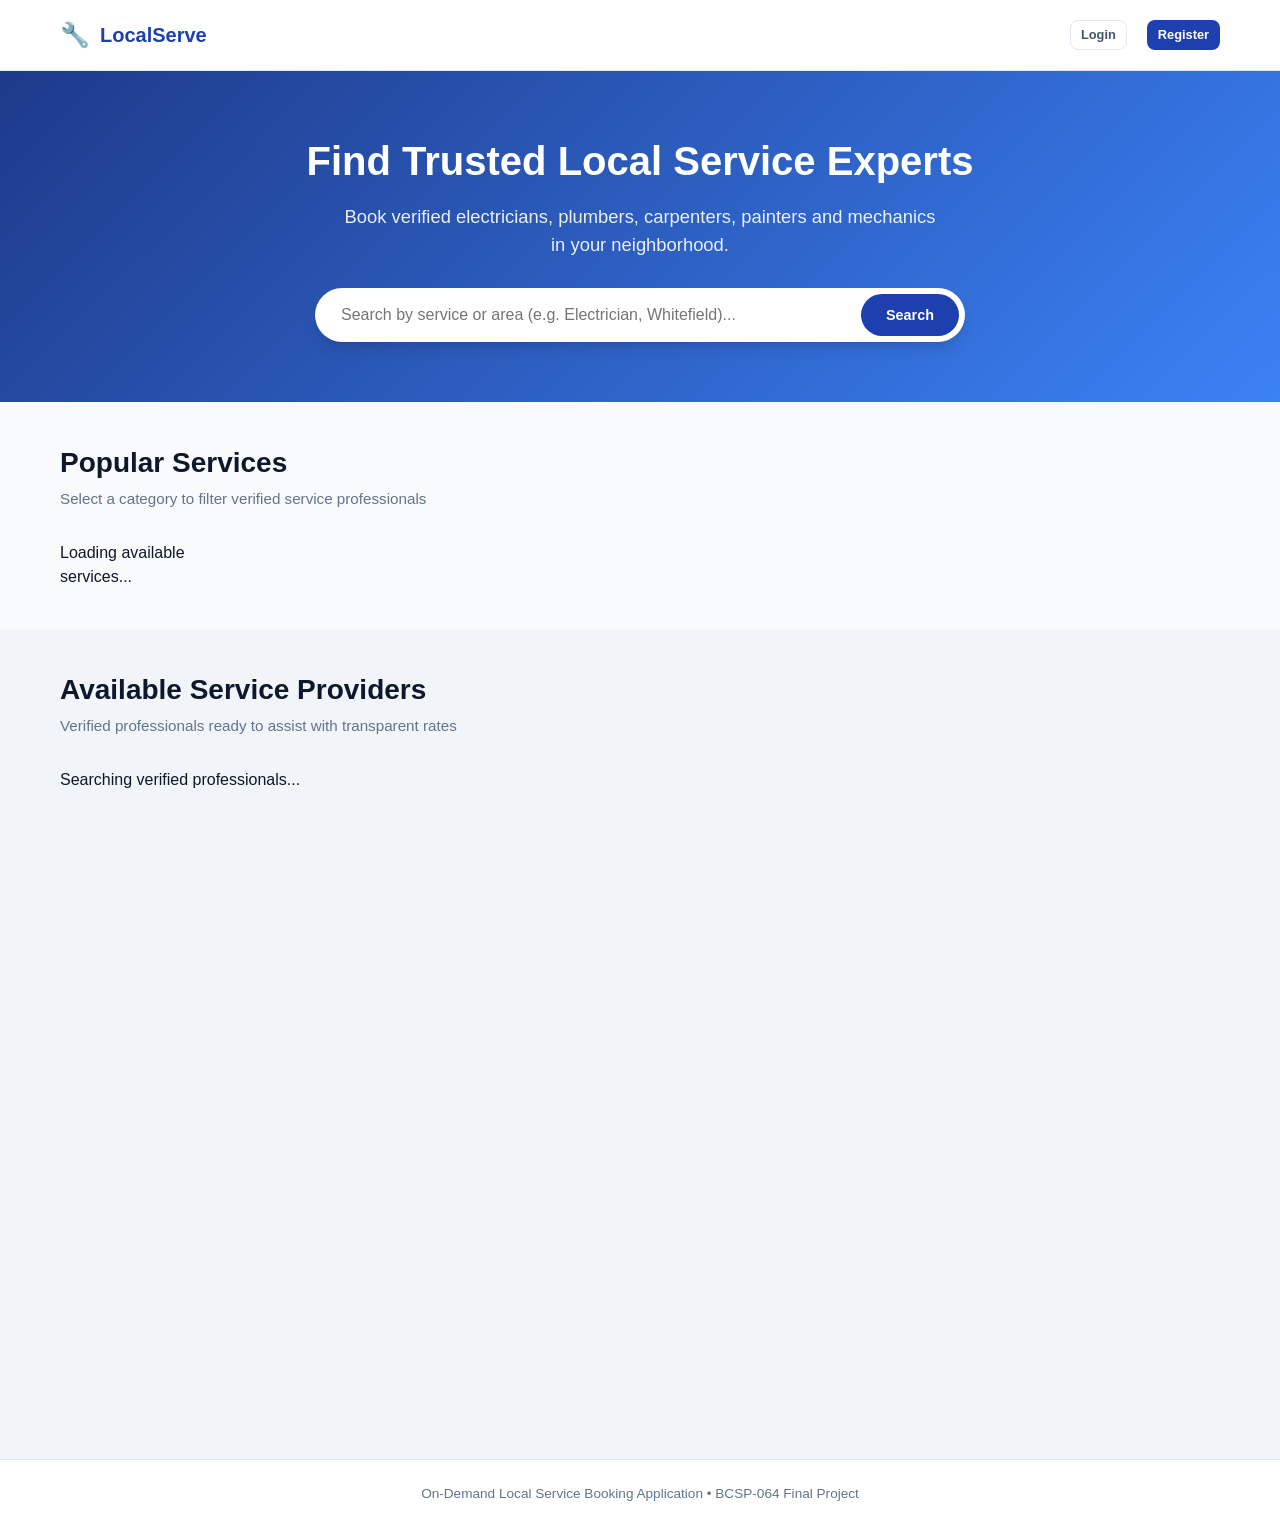
<file: frontend/index.html>
<!DOCTYPE html>
<html lang="en">
<head>
    <meta charset="UTF-8">
    <meta name="viewport" content="width=device-width, initial-scale=1.0">
    <title>Local Service Booking Application - BCSP-064</title>
    <link rel="stylesheet" href="css/style.css">
</head>
<body>

    <!-- Navigation Bar -->
    <nav class="navbar">
        <div class="container nav-container">
            <a href="index.html" class="brand">
                <span class="brand-icon">🔧</span>
                <span>LocalServe</span>
            </a>
            <div id="nav-user-area" class="nav-links">
                <a href="login.html" class="btn btn-outline btn-sm">Login</a>
                <a href="register.html" class="btn btn-primary btn-sm">Register</a>
            </div>
        </div>
    </nav>

    <!-- Hero Search Section -->
    <header class="hero">
        <div class="container">
            <h1>Find Trusted Local Service Experts</h1>
            <p>Book verified electricians, plumbers, carpenters, painters and mechanics in your neighborhood.</p>
            <div class="search-box">
                <input type="text" id="search-input" placeholder="Search by service or area (e.g. Electrician, Whitefield)..." oninput="handleSearchInput()">
                <button class="btn btn-primary" onclick="loadProviders()">Search</button>
            </div>
        </div>
    </header>

    <!-- Service Categories -->
    <section class="section">
        <div class="container">
            <div class="section-header">
                <div>
                    <h2 class="section-title">Popular Services</h2>
                    <p class="section-subtitle">Select a category to filter verified service professionals</p>
                </div>
            </div>
            <div id="categories-grid" class="categories-grid">
                <!-- Dynamically loaded via user.js -->
            </div>
        </div>
    </section>

    <!-- Verified Service Providers -->
    <section id="providers-section" class="section" style="background-color: #f1f5f9;">
        <div class="container">
            <div class="section-header">
                <div>
                    <h2 class="section-title">Available Service Providers</h2>
                    <p class="section-subtitle">Verified professionals ready to assist with transparent rates</p>
                </div>
            </div>
            <div id="providers-grid" class="providers-grid">
                <!-- Dynamically loaded via user.js -->
            </div>
        </div>
    </section>

    <!-- Booking Modal -->
    <div id="booking-modal" class="modal-overlay">
        <div class="modal">
            <div class="modal-header">
                <h3>Schedule Service Booking</h3>
                <button class="close-modal" onclick="closeBookingModal()">&times;</button>
            </div>
            <div style="background: #eff6ff; padding: 12px; border-radius: 6px; margin-bottom: 16px;">
                <p><strong>Professional:</strong> <span id="modal-provider-name"></span></p>
                <p><strong>Service:</strong> <span id="modal-service-name"></span></p>
                <p><strong>Standard Rate:</strong> <span id="modal-hourly-rate" style="color: #1e40af; font-weight: bold;"></span></p>
            </div>
            <form onsubmit="submitBookingForm(event)">
                <div class="form-group">
                    <label for="book-date">Preferred Date *</label>
                    <input type="date" id="book-date" class="form-control" required>
                </div>
                <div class="form-group">
                    <label for="book-time">Preferred Time Slot *</label>
                    <select id="book-time" class="form-control" required>
                        <option value="09:00 AM - 11:00 AM">Morning (09:00 AM - 11:00 AM)</option>
                        <option value="11:00 AM - 01:00 PM">Midday (11:00 AM - 01:00 PM)</option>
                        <option value="02:00 PM - 04:00 PM">Afternoon (02:00 PM - 04:00 PM)</option>
                        <option value="04:00 PM - 06:00 PM">Evening (04:00 PM - 06:00 PM)</option>
                        <option value="06:00 PM - 08:00 PM">Night (06:00 PM - 08:00 PM)</option>
                    </select>
                </div>
                <div class="form-group">
                    <label for="book-address">Service Location / Address *</label>
                    <textarea id="book-address" class="form-control" rows="2" placeholder="House/Flat number, Building name, Street..." required></textarea>
                </div>
                <div class="form-group">
                    <label for="book-desc">Problem Description *</label>
                    <textarea id="book-desc" class="form-control" rows="3" placeholder="Describe the issue you need resolved..." required></textarea>
                </div>
                <div style="display: flex; gap: 12px; margin-top: 20px;">
                    <button type="submit" class="btn btn-primary btn-block">Confirm Booking</button>
                    <button type="button" class="btn btn-outline" onclick="closeBookingModal()">Cancel</button>
                </div>
            </form>
        </div>
    </div>

    <!-- Footer -->
    <footer>
        <div class="container">
            <p>On-Demand Local Service Booking Application &bull; BCSP-064 Final Project</p>
        </div>
    </footer>

    <script src="js/config.js"></script>
    <script src="js/auth.js"></script>
    <script src="js/user.js"></script>
    <script>
        document.addEventListener('DOMContentLoaded', () => {
            loadHomeServices();
            loadProviders();
        });
    </script>
</body>
</html>
</file>
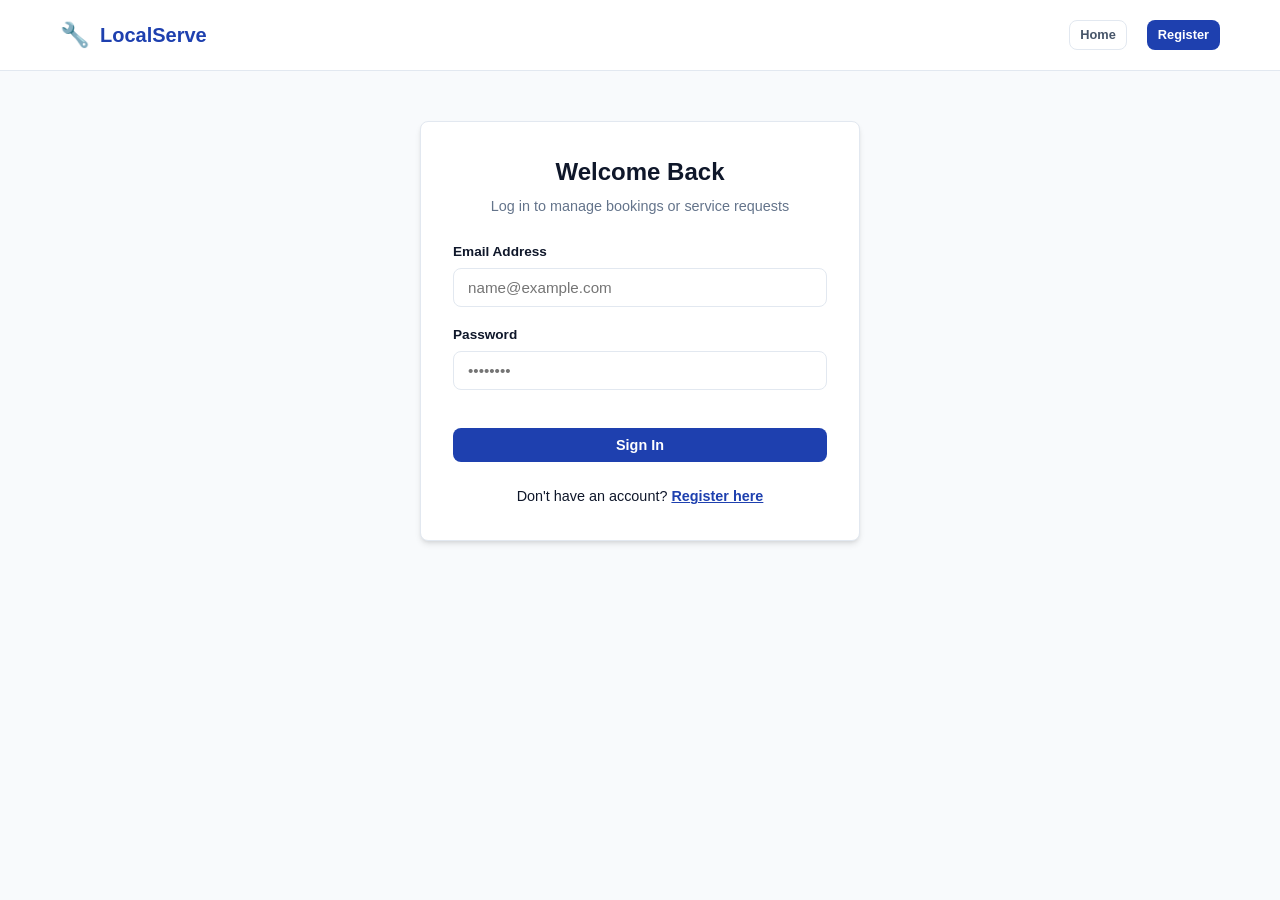
<file: frontend/admin-dashboard.html>
<!DOCTYPE html>
<html lang="en">
<head>
    <meta charset="UTF-8">
    <meta name="viewport" content="width=device-width, initial-scale=1.0">
    <title>Admin Portal - System Management & Reports</title>
    <link rel="stylesheet" href="css/style.css">
</head>
<body>

    <nav class="navbar">
        <div class="container nav-container">
            <a href="index.html" class="brand">
                <span class="brand-icon">⚙️</span>
                <span>LocalServe <small style="font-size: 0.75rem; color: #475569; font-weight: normal;">(Admin Console)</small></span>
            </a>
            <div id="nav-user-area" class="nav-links">
                <!-- Injected via auth.js -->
            </div>
        </div>
    </nav>

    <div class="container section">
        <div class="section-header">
            <div>
                <h1 class="section-title">Administration Dashboard</h1>
                <p class="section-subtitle">System metrics, provider approvals, and analytical reports</p>
            </div>
            <div style="display: flex; gap: 8px;">
                <button onclick="openAddServiceModal()" class="btn btn-primary btn-sm">+ Add Service Category</button>
                <button onclick="loadAdminDashboard()" class="btn btn-outline btn-sm">🔄 Refresh Data</button>
            </div>
        </div>

        <!-- 1. Platform Metric Cards (User Activity Reports) -->
        <div class="stats-grid">
            <div class="stat-card">
                <div class="stat-title">Total Customers</div>
                <div id="stat-total-customers" class="stat-value">0</div>
            </div>
            <div class="stat-card">
                <div class="stat-title">Active Providers</div>
                <div id="stat-active-providers" class="stat-value" style="color: #15803d;">0</div>
            </div>
            <div class="stat-card">
                <div class="stat-title">Pending Approvals</div>
                <div id="stat-pending-approvals" class="stat-value" style="color: #b45309;">0</div>
            </div>
            <div class="stat-card">
                <div class="stat-title">Total Bookings</div>
                <div id="stat-total-bookings" class="stat-value" style="color: #1e40af;">0</div>
            </div>
        </div>

        <!-- 2. Provider Approval Queue -->
        <section style="margin-bottom: 40px;">
            <h2 style="font-size: 1.25rem; margin-bottom: 14px;">Provider Verification Queue</h2>
            <div class="table-container">
                <table>
                    <thead>
                        <tr>
                            <th>Applicant</th>
                            <th>Service Category</th>
                            <th>Contact Info</th>
                            <th>Experience & Rate</th>
                            <th>Operating Location</th>
                            <th>Verification Action</th>
                        </tr>
                    </thead>
                    <tbody id="pending-providers-body">
                        <!-- Populated by admin.js -->
                    </tbody>
                </table>
            </div>
        </section>

        <!-- 3. System Reports Section (Section 7 of Synopsis) -->
        <div class="reports-grid">
            <!-- Service Booking Reports -->
            <div>
                <h2 style="font-size: 1.25rem; margin-bottom: 14px;">Booking Status Breakdown</h2>
                <div class="table-container">
                    <table class="table-compact">
                        <thead>
                            <tr>
                                <th>Status</th>
                                <th>Total Count</th>
                            </tr>
                        </thead>
                        <tbody id="report-status-body">
                            <!-- Populated by admin.js -->
                        </tbody>
                    </table>
                </div>
            </div>

            <!-- Provider Performance Reports -->
            <div>
                <h2 style="font-size: 1.25rem; margin-bottom: 14px;">Provider Performance Report</h2>
                <div class="table-container">
                    <table>
                        <thead>
                            <tr>
                                <th>Professional</th>
                                <th>Category</th>
                                <th>Area</th>
                                <th>Total Jobs</th>
                                <th>Completed</th>
                                <th>Average Rating</th>
                            </tr>
                        </thead>
                        <tbody id="report-performance-body">
                            <!-- Populated by admin.js -->
                        </tbody>
                    </table>
                </div>
            </div>
        </div>

        <!-- 4. Master Bookings Monitor -->
        <section>
            <h2 style="font-size: 1.25rem; margin-bottom: 14px;">Platform Bookings Audit Log</h2>
            <div class="table-container">
                <table>
                    <thead>
                        <tr>
                            <th>ID</th>
                            <th>Category</th>
                            <th>Customer</th>
                            <th>Provider</th>
                            <th>Scheduled Date</th>
                            <th>Status</th>
                            <th>Problem Note</th>
                        </tr>
                    </thead>
                    <tbody id="admin-bookings-body">
                        <!-- Populated by admin.js -->
                    </tbody>
                </table>
            </div>
        </section>
    </div>

    <!-- Add Service Category Modal -->
    <div id="add-service-modal" class="modal-overlay">
        <div class="modal">
            <div class="modal-header">
                <h3>Add New Service Category</h3>
                <button class="close-modal" onclick="closeAddServiceModal()">&times;</button>
            </div>
            <form onsubmit="submitAddServiceForm(event)">
                <div class="form-group">
                    <label for="service-name">Category Name *</label>
                    <input type="text" id="service-name" class="form-control" placeholder="e.g. Pest Control" required>
                </div>
                <div class="form-group">
                    <label for="service-desc">Description</label>
                    <textarea id="service-desc" class="form-control" rows="2" placeholder="Brief summary of tasks covered..."></textarea>
                </div>
                <div class="form-group">
                    <label for="service-icon">Icon Style</label>
                    <select id="service-icon" class="form-control">
                        <option value="wrench">Wrench / Tool</option>
                        <option value="zap">Electric / Zap</option>
                        <option value="droplet">Plumbing / Droplet</option>
                        <option value="sparkles">Cleaning / Sparkles</option>
                        <option value="hammer">Wood / Hammer</option>
                        <option value="brush">Painting / Brush</option>
                    </select>
                </div>
                <div style="display: flex; gap: 12px; margin-top: 20px;">
                    <button type="submit" class="btn btn-primary btn-block">Save Category</button>
                    <button type="button" class="btn btn-outline" onclick="closeAddServiceModal()">Cancel</button>
                </div>
            </form>
        </div>
    </div>

    <!-- Footer -->
    <footer>
        <div class="container">
            <p>On-Demand Local Service Booking Application &bull; BCSP-064 Final Project</p>
        </div>
    </footer>

    <script src="js/config.js"></script>
    <script src="js/auth.js"></script>
    <script src="js/admin.js"></script>
    <script>
        document.addEventListener('DOMContentLoaded', () => {
            loadAdminDashboard();
        });
    </script>
</body>
</html>
</file>
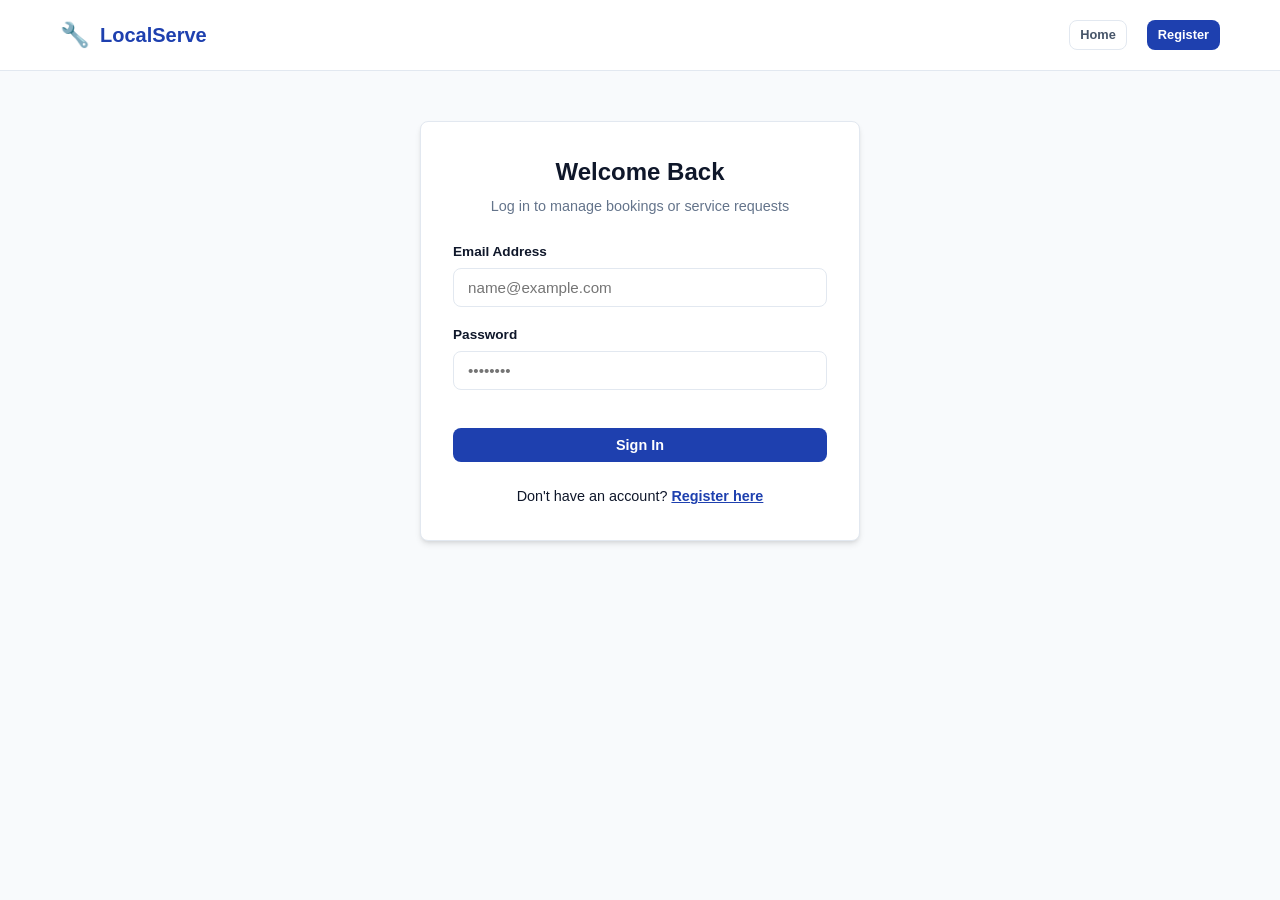
<file: frontend/login.html>
<!DOCTYPE html>
<html lang="en">
<head>
    <meta charset="UTF-8">
    <meta name="viewport" content="width=device-width, initial-scale=1.0">
    <title>Sign In - Local Service Booking</title>
    <link rel="stylesheet" href="css/style.css">
</head>
<body>

    <nav class="navbar">
        <div class="container nav-container">
            <a href="index.html" class="brand">
                <span class="brand-icon">🔧</span>
                <span>LocalServe</span>
            </a>
            <div class="nav-links">
                <a href="index.html" class="btn btn-outline btn-sm">Home</a>
                <a href="register.html" class="btn btn-primary btn-sm">Register</a>
            </div>
        </div>
    </nav>

    <div class="container">
        <div class="auth-box">
            <h2>Welcome Back</h2>
            <p class="subtitle">Log in to manage bookings or service requests</p>

            <div id="alert-box" class="alert"></div>

            <form onsubmit="handleLoginSubmit(event)">
                <div class="form-group">
                    <label for="login-email">Email Address</label>
                    <input type="email" id="login-email" class="form-control" placeholder="name@example.com" required>
                </div>
                <div class="form-group">
                    <label for="login-password">Password</label>
                    <input type="password" id="login-password" class="form-control" placeholder="••••••••" required>
                </div>
                <button type="submit" class="btn btn-primary btn-block" style="margin-top: 20px;">Sign In</button>
            </form>

            <div style="margin-top: 24px; text-align: center; font-size: 0.9rem;">
                Don't have an account? <a href="register.html" style="color: var(--primary); font-weight: 600;">Register here</a>
            </div>
        </div>
    </div>

    <script src="js/config.js"></script>
    <script src="js/auth.js"></script>
</body>
</html>
</file>
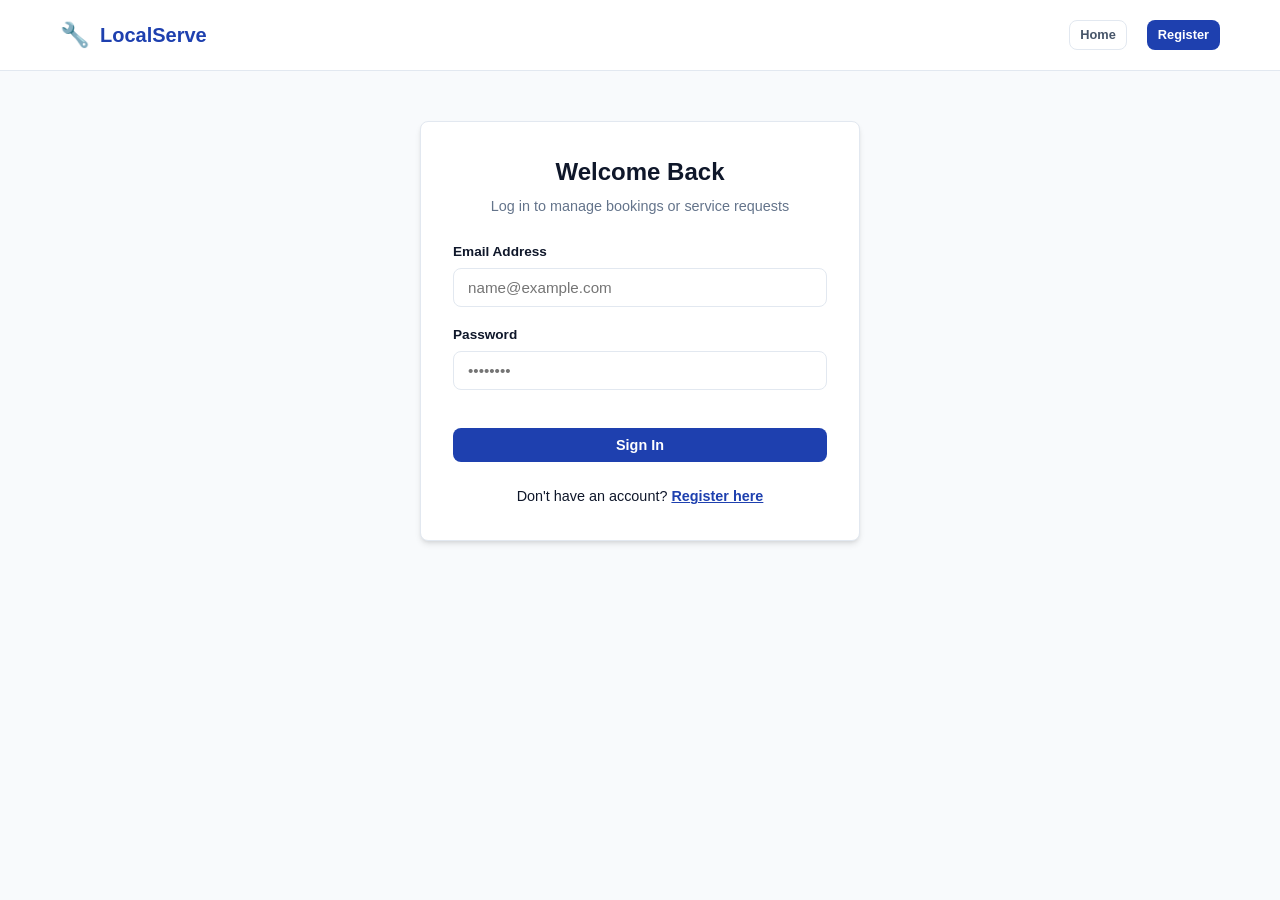
<file: frontend/provider-dashboard.html>
<!DOCTYPE html>
<html lang="en">
<head>
    <meta charset="UTF-8">
    <meta name="viewport" content="width=device-width, initial-scale=1.0">
    <title>Provider Portal - Service Booking</title>
    <link rel="stylesheet" href="css/style.css">
</head>
<body>

    <nav class="navbar">
        <div class="container nav-container">
            <a href="index.html" class="brand">
                <span class="brand-icon">🔧</span>
                <span>LocalServe <small style="font-size: 0.75rem; color: #475569; font-weight: normal;">(Provider Portal)</small></span>
            </a>
            <div id="nav-user-area" class="nav-links">
                <!-- Injected via auth.js -->
            </div>
        </div>
    </nav>

    <div class="container section">
        <div class="section-header">
            <div>
                <h1 class="section-title">Welcome, <span id="provider-welcome-name">Provider</span></h1>
                <p class="section-subtitle">Manage client requests, update job statuses, and review feedback</p>
            </div>
            <button onclick="loadProviderDashboard()" class="btn btn-outline btn-sm">🔄 Refresh</button>
        </div>

        <!-- Stat Cards -->
        <div class="stats-grid">
            <div class="stat-card">
                <div class="stat-title">Total Requests</div>
                <div id="stat-total-jobs" class="stat-value">0</div>
            </div>
            <div class="stat-card">
                <div class="stat-title">Pending Action</div>
                <div id="stat-pending-jobs" class="stat-value" style="color: #b45309;">0</div>
            </div>
            <div class="stat-card">
                <div class="stat-title">Completed Jobs</div>
                <div id="stat-completed-jobs" class="stat-value" style="color: #15803d;">0</div>
            </div>
        </div>

        <!-- Bookings Management Table -->
        <h2 style="font-size: 1.25rem; margin-bottom: 16px;">Service Booking Requests</h2>
        <div class="table-container">
            <table>
                <thead>
                    <tr>
                        <th>ID</th>
                        <th>Customer</th>
                        <th>Location</th>
                        <th>Problem Details</th>
                        <th>Schedule</th>
                        <th>Status</th>
                        <th>Workflow Actions</th>
                    </tr>
                </thead>
                <tbody id="provider-bookings-body">
                    <!-- Populated by provider.js -->
                </tbody>
            </table>
        </div>
    </div>

    <!-- Footer -->
    <footer>
        <div class="container">
            <p>On-Demand Local Service Booking Application &bull; BCSP-064 Final Project</p>
        </div>
    </footer>

    <script src="js/config.js"></script>
    <script src="js/auth.js"></script>
    <script src="js/provider.js"></script>
    <script>
        document.addEventListener('DOMContentLoaded', () => {
            loadProviderDashboard();
        });
    </script>
</body>
</html>
</file>
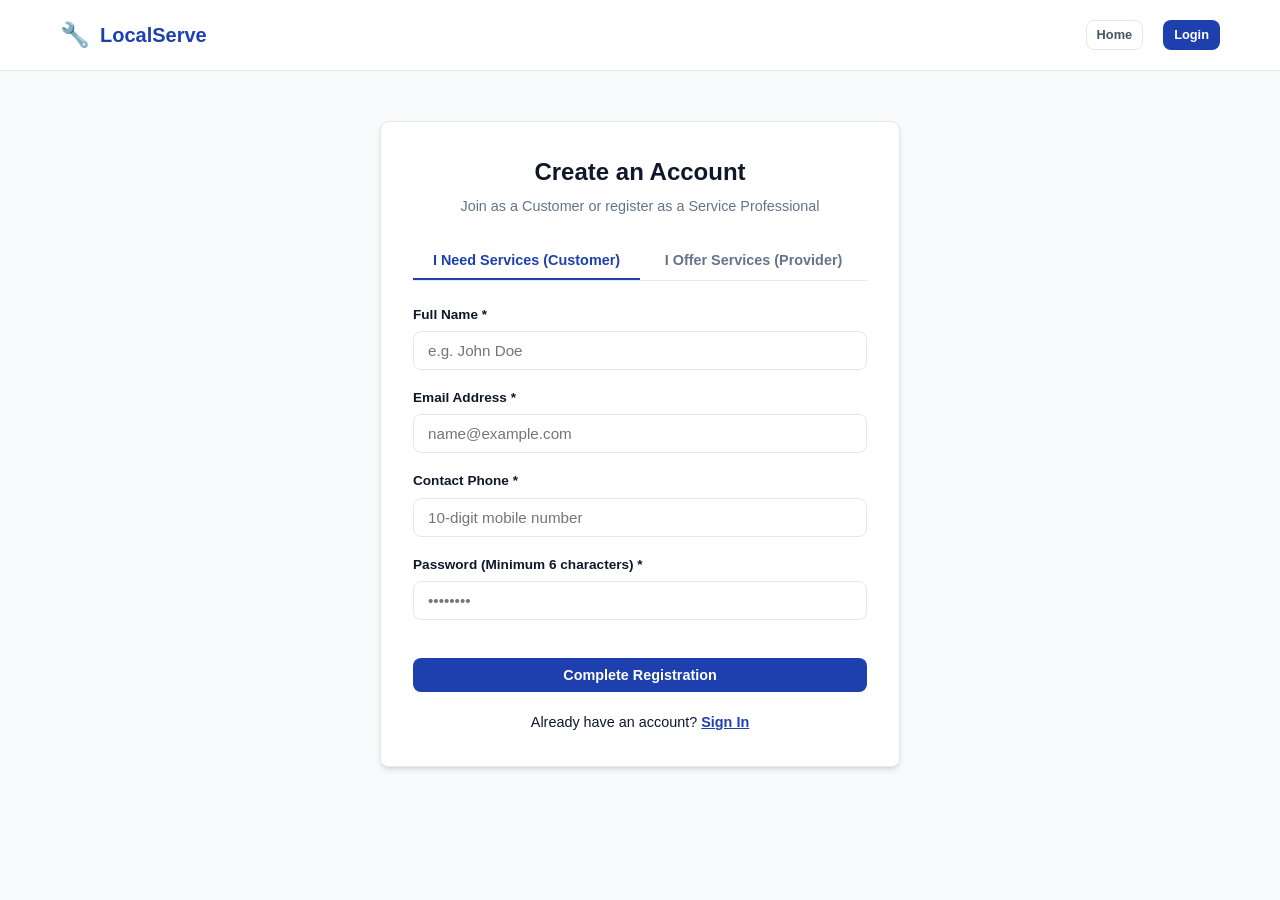
<file: frontend/register.html>
<!DOCTYPE html>
<html lang="en">
<head>
    <meta charset="UTF-8">
    <meta name="viewport" content="width=device-width, initial-scale=1.0">
    <title>Register - Local Service Booking</title>
    <link rel="stylesheet" href="css/style.css">
</head>
<body>

    <nav class="navbar">
        <div class="container nav-container">
            <a href="index.html" class="brand">
                <span class="brand-icon">🔧</span>
                <span>LocalServe</span>
            </a>
            <div class="nav-links">
                <a href="index.html" class="btn btn-outline btn-sm">Home</a>
                <a href="login.html" class="btn btn-primary btn-sm">Login</a>
            </div>
        </div>
    </nav>

    <div class="container">
        <div class="auth-box" style="max-width: 520px;">
            <h2>Create an Account</h2>
            <p class="subtitle">Join as a Customer or register as a Service Professional</p>

            <div class="tabs">
                <button type="button" id="tab-user" class="tab-btn active" onclick="switchRole('user')">I Need Services (Customer)</button>
                <button type="button" id="tab-provider" class="tab-btn" onclick="switchRole('provider')">I Offer Services (Provider)</button>
            </div>

            <div id="alert-box" class="alert"></div>

            <form onsubmit="onFormSubmit(event)">
                <div class="form-group">
                    <label for="reg-name">Full Name *</label>
                    <input type="text" id="reg-name" class="form-control" placeholder="e.g. John Doe" required>
                </div>

                <div class="form-group">
                    <label for="reg-email">Email Address *</label>
                    <input type="email" id="reg-email" class="form-control" placeholder="name@example.com" required>
                </div>

                <div class="form-group">
                    <label for="reg-phone">Contact Phone *</label>
                    <input type="tel" id="reg-phone" class="form-control" placeholder="10-digit mobile number" required>
                </div>

                <!-- Provider-Specific Fields -->
                <div id="provider-fields" style="display: none;">
                    <div class="form-group">
                        <label for="reg-service">Skill / Service Type *</label>
                        <select id="reg-service" class="form-control">
                            <option value="1">Electrician</option>
                            <option value="2">Plumber</option>
                            <option value="3">Carpenter</option>
                            <option value="4">Painter</option>
                            <option value="5">Mechanic</option>
                            <option value="6">Home Cleaning</option>
                            <option value="12">Solar Maintenance</option>
                        </select>
                    </div>

                    <div class="form-row-2">
                        <div class="form-group">
                            <label for="reg-experience">Experience (Years) *</label>
                            <input type="number" id="reg-experience" class="form-control" min="0" max="50" value="2">
                        </div>
                        <div class="form-group">
                            <label for="reg-rate">Standard Hourly Rate (₹) *</label>
                            <input type="number" id="reg-rate" class="form-control" min="50" step="10" value="300">
                        </div>
                    </div>

                    <div class="form-group">
                        <label for="reg-location">Service Area / Location *</label>
                        <input type="text" id="reg-location" class="form-control" placeholder="e.g. Sector 18, Central City">
                    </div>
                </div>

                <div class="form-group">
                    <label for="reg-password">Password (Minimum 6 characters) *</label>
                    <input type="password" id="reg-password" class="form-control" placeholder="••••••••" required>
                </div>

                <button type="submit" class="btn btn-primary btn-block" style="margin-top: 20px;">Complete Registration</button>
            </form>

            <div style="margin-top: 20px; text-align: center; font-size: 0.9rem;">
                Already have an account? <a href="login.html" style="color: var(--primary); font-weight: 600;">Sign In</a>
            </div>
        </div>
    </div>

    <script src="js/config.js"></script>
    <script src="js/auth.js"></script>
    <script>
        let currentRole = 'user';

        function switchRole(role) {
            currentRole = role;
            const tabUser = document.getElementById('tab-user');
            const tabProv = document.getElementById('tab-provider');
            const provFields = document.getElementById('provider-fields');

            if (role === 'provider') {
                tabProv.classList.add('active');
                tabUser.classList.remove('active');
                provFields.style.display = 'block';
            } else {
                tabUser.classList.add('active');
                tabProv.classList.remove('active');
                provFields.style.display = 'none';
            }
        }

        function onFormSubmit(e) {
            handleRegisterSubmit(e, currentRole);
        }
    </script>
</body>
</html>
</file>
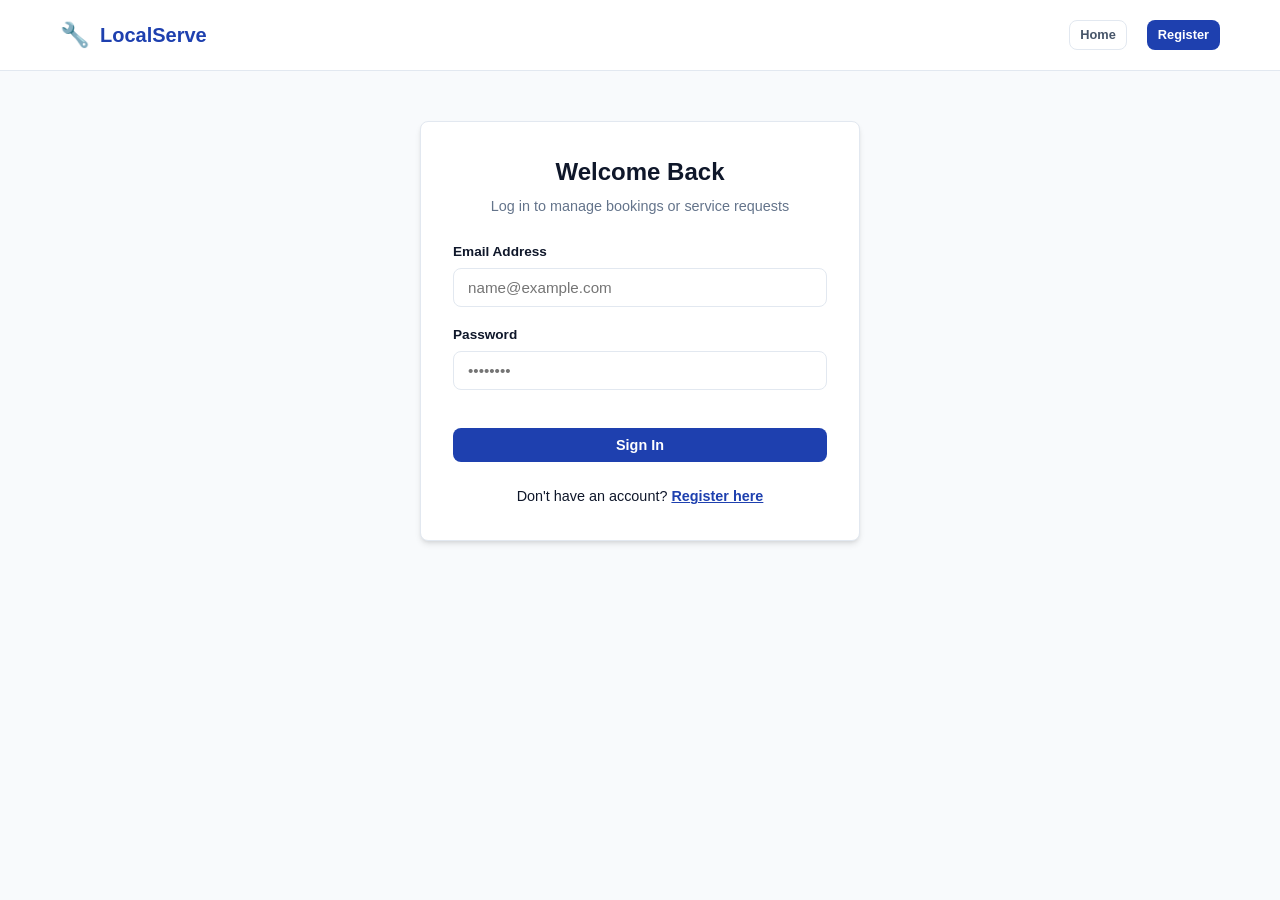
<file: frontend/user-dashboard.html>
<!DOCTYPE html>
<html lang="en">
<head>
    <meta charset="UTF-8">
    <meta name="viewport" content="width=device-width, initial-scale=1.0">
    <title>My Bookings - Customer Dashboard</title>
    <link rel="stylesheet" href="css/style.css">
</head>
<body>

    <nav class="navbar">
        <div class="container nav-container">
            <a href="index.html" class="brand">
                <span class="brand-icon">🔧</span>
                <span>LocalServe</span>
            </a>
            <div id="nav-user-area" class="nav-links">
                <!-- Injected via auth.js -->
            </div>
        </div>
    </nav>

    <div class="container section">
        <div class="section-header">
            <div>
                <h1 class="section-title">My Service Bookings</h1>
                <p class="section-subtitle">Track real-time progress and review completed services</p>
            </div>
            <a href="index.html" class="btn btn-primary">+ Book New Service</a>
        </div>

        <div class="table-container">
            <table>
                <thead>
                    <tr>
                        <th>Booking ID</th>
                        <th>Service / Issue</th>
                        <th>Professional</th>
                        <th>Scheduled For</th>
                        <th>Rate</th>
                        <th>Current Status</th>
                        <th>Actions</th>
                    </tr>
                </thead>
                <tbody id="user-bookings-body">
                    <!-- Populated by user.js -->
                </tbody>
            </table>
        </div>
    </div>

    <!-- Rating & Feedback Modal -->
    <div id="feedback-modal" class="modal-overlay">
        <div class="modal">
            <div class="modal-header">
                <h3>Rate & Review Service</h3>
                <button class="close-modal" onclick="closeFeedbackModal()">&times;</button>
            </div>
            <div style="margin-bottom: 16px;">
                <p>How was your experience with <strong><span id="feedback-provider-name"></span></strong>?</p>
            </div>
            <form onsubmit="submitFeedbackForm(event)">
                <div class="form-group" style="text-align: center;">
                    <label style="margin-bottom: 8px;">Select Rating</label>
                    <div id="star-widget" class="rating-stars" style="justify-content: center;">
                        <span class="star selected" data-val="1" onclick="selectRating(1)">★</span>
                        <span class="star selected" data-val="2" onclick="selectRating(2)">★</span>
                        <span class="star selected" data-val="3" onclick="selectRating(3)">★</span>
                        <span class="star selected" data-val="4" onclick="selectRating(4)">★</span>
                        <span class="star selected" data-val="5" onclick="selectRating(5)">★</span>
                    </div>
                </div>

                <div class="form-group">
                    <label for="feedback-comment">Comments / Feedback *</label>
                    <textarea id="feedback-comment" class="form-control" rows="3" placeholder="Share your experience (punctuality, quality of work, behaviour)..." required></textarea>
                </div>

                <div style="display: flex; gap: 12px; margin-top: 20px;">
                    <button type="submit" class="btn btn-primary btn-block">Submit Feedback</button>
                    <button type="button" class="btn btn-outline" onclick="closeFeedbackModal()">Cancel</button>
                </div>
            </form>
        </div>
    </div>

    <!-- Footer -->
    <footer>
        <div class="container">
            <p>On-Demand Local Service Booking Application &bull; BCSP-064 Final Project</p>
        </div>
    </footer>

    <script src="js/config.js"></script>
    <script src="js/auth.js"></script>
    <script src="js/user.js"></script>
    <script>
        document.addEventListener('DOMContentLoaded', () => {
            loadUserBookings();
        });
    </script>
</body>
</html>
</file>
<file: frontend/css/style.css>
/* Modern, Clean Stylesheet for On-Demand Local Service Booking System */

:root {
    --primary: #1e40af;
    --primary-hover: #1d4ed8;
    --primary-light: #eff6ff;
    --secondary: #475569;
    --success: #15803d;
    --success-bg: #dcfce7;
    --warning: #b45309;
    --warning-bg: #fef3c7;
    --info: #0369a1;
    --info-bg: #e0f2fe;
    --danger: #b91c1c;
    --danger-bg: #fee2e2;
    --purple: #6b21a8;
    --purple-bg: #f3e8ff;
    --bg-main: #f8fafc;
    --card-bg: #ffffff;
    --border-color: #e2e8f0;
    --text-main: #0f172a;
    --text-muted: #64748b;
    --shadow-sm: 0 1px 2px 0 rgba(0, 0, 0, 0.05);
    --shadow-md: 0 4px 6px -1px rgba(0, 0, 0, 0.1), 0 2px 4px -2px rgba(0, 0, 0, 0.1);
    --shadow-lg: 0 10px 15px -3px rgba(0, 0, 0, 0.1), 0 4px 6px -4px rgba(0, 0, 0, 0.1);
    --radius: 8px;
}

* {
    box-sizing: border-box;
    margin: 0;
    padding: 0;
}

body {
    font-family: -apple-system, BlinkMacSystemFont, "Segoe UI", Roboto, Helvetica, Arial, sans-serif;
    background-color: var(--bg-main);
    color: var(--text-main);
    line-height: 1.5;
    min-height: 100vh;
    display: flex;
    flex-direction: column;
    overflow-x: hidden;
}

/* Container */
.container {
    width: 100%;
    max-width: 1200px;
    margin: 0 auto;
    padding-left: 20px;
    padding-right: 20px;
}

/* Navigation Bar */
.navbar {
    background-color: #ffffff;
    border-bottom: 1px solid var(--border-color);
    position: sticky;
    top: 0;
    z-index: 100;
}

.navbar .nav-container {
    display: flex;
    justify-content: space-between;
    align-items: center;
    min-height: 70px;
    padding-top: 8px;
    padding-bottom: 8px;
}

.brand {
    display: flex;
    align-items: center;
    gap: 10px;
    font-size: 1.25rem;
    font-weight: 700;
    color: var(--primary);
    text-decoration: none;
}

.brand-icon {
    font-size: 1.5rem;
}

.nav-links {
    display: flex;
    align-items: center;
    gap: 20px;
    list-style: none;
}

.nav-links a:not(.btn) {
    text-decoration: none;
    color: var(--secondary);
    font-size: 0.95rem;
    font-weight: 500;
    transition: color 0.2s;
}

.nav-links a:not(.btn):hover, .nav-links a:not(.btn).active {
    color: var(--primary);
}

/* Buttons */
.btn {
    display: inline-flex;
    align-items: center;
    justify-content: center;
    gap: 8px;
    padding: 8px 16px;
    font-size: 0.9rem;
    font-weight: 600;
    border-radius: var(--radius);
    border: 1px solid transparent;
    cursor: pointer;
    text-decoration: none;
    transition: background-color 0.2s, border-color 0.2s, transform 0.1s;
}

.btn:active {
    transform: scale(0.98);
}

.btn-primary,
.nav-links a.btn-primary {
    background-color: var(--primary);
    color: #ffffff !important;
}

.btn-primary:hover,
.nav-links a.btn-primary:hover {
    background-color: var(--primary-hover);
    color: #ffffff !important;
}

.btn-outline,
.nav-links a.btn-outline {
    background-color: transparent;
    border-color: var(--border-color);
    color: var(--secondary);
}

.btn-outline:hover,
.nav-links a.btn-outline:hover {
    background-color: #f1f5f9;
    color: var(--text-main);
}

.btn-success,
.nav-links a.btn-success {
    background-color: var(--success);
    color: #ffffff !important;
}

.btn-success:hover,
.nav-links a.btn-success:hover {
    background-color: #166534;
    color: #ffffff !important;
}

.btn-danger,
.nav-links a.btn-danger {
    background-color: var(--danger);
    color: #ffffff !important;
}

.btn-danger:hover,
.nav-links a.btn-danger:hover {
    background-color: #991b1b;
    color: #ffffff !important;
}

.btn-sm {
    padding: 4px 10px;
    font-size: 0.8rem;
}

.btn-block {
    width: 100%;
}

/* Hero Section */
.hero {
    background: linear-gradient(135deg, #1e3a8a 0%, #3b82f6 100%);
    color: #ffffff;
    padding: 60px 0;
    text-align: center;
}

.hero h1 {
    font-size: 2.5rem;
    font-weight: 800;
    margin-bottom: 12px;
}

.hero p {
    font-size: 1.15rem;
    opacity: 0.9;
    max-width: 600px;
    margin: 0 auto 30px auto;
}

.search-box {
    max-width: 650px;
    margin: 0 auto;
    background: #ffffff;
    border-radius: 50px;
    padding: 6px;
    display: flex;
    box-shadow: var(--shadow-lg);
}

.search-box input {
    flex: 1;
    border: none;
    outline: none;
    padding: 12px 20px;
    font-size: 1rem;
    border-radius: 50px 0 0 50px;
}

.search-box button {
    border-radius: 50px;
    padding: 10px 24px;
}

/* Sections */
.section {
    padding-top: 40px;
    padding-bottom: 40px;
}

#providers-section {
    min-height: calc(100vh - 70px);
    scroll-margin-top: 70px;
}

.section-header {
    margin-bottom: 30px;
    display: flex;
    justify-content: space-between;
    align-items: flex-end;
}

.section-title {
    font-size: 1.75rem;
    font-weight: 700;
    color: var(--text-main);
}

.section-subtitle {
    color: var(--text-muted);
    font-size: 0.95rem;
    margin-top: 4px;
}

/* Categories Grid */
.categories-grid {
    display: grid;
    grid-template-columns: repeat(auto-fill, minmax(140px, 1fr));
    gap: 16px;
}

.category-card {
    background: var(--card-bg);
    border: 1.5px solid var(--border-color);
    border-radius: 14px;
    padding: 18px 12px 14px 12px;
    text-align: center;
    cursor: pointer;
    transition: all 0.25s cubic-bezier(0.16, 1, 0.3, 1);
    text-decoration: none;
    color: inherit;
    display: flex;
    flex-direction: column;
    align-items: center;
    justify-content: space-between;
    box-shadow: 0 1px 3px rgba(0, 0, 0, 0.04);
}

.category-card:hover {
    transform: translateY(-4px);
    box-shadow: 0 10px 20px -5px rgba(30, 64, 175, 0.1), 0 4px 6px -2px rgba(0, 0, 0, 0.04);
    border-color: #93c5fd;
}

.category-card.active {
    border-color: var(--primary);
    background: linear-gradient(180deg, #f0f7ff 0%, #ffffff 100%);
    box-shadow: 0 0 0 3px rgba(30, 64, 175, 0.15), 0 8px 16px -4px rgba(30, 64, 175, 0.12);
    transform: translateY(-2px);
}

/* Category Icon Wrapper Bubble */
.category-icon-wrapper {
    width: 52px;
    height: 52px;
    border-radius: 14px;
    display: flex;
    align-items: center;
    justify-content: center;
    margin-bottom: 12px;
    transition: transform 0.2s ease;
}

.category-card:hover .category-icon-wrapper {
    transform: scale(1.08);
}

.category-icon {
    font-size: 1.6rem;
    line-height: 1;
}

/* Category Icon Colors */
.cat-icon-all       { background: #eff6ff; border: 1px solid #dbeafe; }
.cat-icon-electric  { background: #fffbeb; border: 1px solid #fef3c7; }
.cat-icon-plumber   { background: #f0fdf4; border: 1px solid #dcfce7; }
.cat-icon-carpenter { background: #fff7ed; border: 1px solid #ffedd5; }
.cat-icon-painter   { background: #fdf2f8; border: 1px solid #fce7f3; }
.cat-icon-mechanic  { background: #f1f5f9; border: 1px solid #e2e8f0; }
.cat-icon-cleaning  { background: #ecfeff; border: 1px solid #cffafe; }
.cat-icon-solar     { background: #fefce8; border: 1px solid #fef08a; }

.category-name {
    font-weight: 700;
    font-size: 0.95rem;
    color: #1e293b;
    margin-bottom: 8px;
    line-height: 1.3;
}

/* Availability Pill Badges */
.category-pill-wrap {
    margin-top: auto;
}

.cat-pill {
    display: inline-flex;
    align-items: center;
    gap: 5px;
    font-size: 0.75rem;
    font-weight: 600;
    padding: 3px 10px;
    border-radius: 20px;
    letter-spacing: 0.2px;
}

.cat-pill.all-pill {
    background: #eff6ff;
    color: #2563eb;
}

.cat-pill.has-providers {
    background: #dcfce7;
    color: #15803d;
}

.cat-pill.has-providers .cat-dot {
    width: 6px;
    height: 6px;
    border-radius: 50%;
    background: #16a34a;
    display: inline-block;
}

.cat-pill.no-providers {
    background: #f1f5f9;
    color: #64748b;
}

/* Providers Grid */
.providers-grid {
    display: grid;
    grid-template-columns: repeat(auto-fill, minmax(280px, 1fr));
    gap: 24px;
}

.provider-card {
    background: var(--card-bg);
    border: 1px solid var(--border-color);
    border-radius: var(--radius);
    padding: 24px;
    box-shadow: var(--shadow-sm);
    display: flex;
    flex-direction: column;
    justify-content: space-between;
    transition: transform 0.2s, box-shadow 0.2s;
}

.provider-card:hover {
    transform: translateY(-4px);
    box-shadow: var(--shadow-md);
}

.provider-header {
    display: flex;
    align-items: center;
    gap: 14px;
    margin-bottom: 16px;
}

.provider-avatar {
    width: 50px;
    height: 50px;
    border-radius: 50%;
    background: var(--primary-light);
    color: var(--primary);
    display: flex;
    align-items: center;
    justify-content: center;
    font-size: 1.3rem;
    font-weight: 700;
}

.provider-info h3 {
    font-size: 1.1rem;
    margin-bottom: 2px;
}

.provider-service {
    font-size: 0.85rem;
    color: var(--text-muted);
}

.provider-meta {
    margin: 12px 0 16px 0;
    font-size: 0.85rem;
    color: var(--secondary);
    display: flex;
    flex-direction: column;
    gap: 6px;
}

.provider-meta-row {
    display: flex;
    justify-content: space-between;
}

.rating-badge {
    display: inline-flex;
    align-items: center;
    gap: 4px;
    background: #fef08a;
    color: #854d0e;
    font-weight: 700;
    font-size: 0.8rem;
    padding: 2px 8px;
    border-radius: 12px;
}

.rate-badge {
    font-size: 1.1rem;
    font-weight: 700;
    color: var(--primary);
}

/* Status Badges */
.badge {
    display: inline-block;
    padding: 4px 10px;
    font-size: 0.75rem;
    font-weight: 700;
    border-radius: 20px;
    text-transform: uppercase;
    letter-spacing: 0.5px;
}

.badge-pending {
    background-color: var(--warning-bg);
    color: var(--warning);
}

.badge-accepted {
    background-color: var(--info-bg);
    color: var(--info);
}

.badge-on-the-way {
    background-color: var(--purple-bg);
    color: var(--purple);
}

.badge-completed {
    background-color: var(--success-bg);
    color: var(--success);
}

.badge-rejected {
    background-color: var(--danger-bg);
    color: var(--danger);
}

/* Tables */
.table-container {
    background: #ffffff;
    border-radius: var(--radius);
    border: 1px solid var(--border-color);
    box-shadow: var(--shadow-sm);
    overflow-x: auto;
    -webkit-overflow-scrolling: touch;
}

table {
    width: 100%;
    border-collapse: collapse;
    text-align: left;
    font-size: 0.9rem;
}

.table-container table:not(.table-compact) {
    min-width: 620px;
}

table th {
    background-color: #f8fafc;
    color: var(--secondary);
    font-weight: 600;
    padding: 12px 16px;
    border-bottom: 1px solid var(--border-color);
}

table td {
    padding: 14px 16px;
    border-bottom: 1px solid var(--border-color);
    color: var(--text-main);
}

table tr:last-child td {
    border-bottom: none;
}

table tr:hover td {
    background-color: #f8fafc;
}

/* Stat Cards (Admin/Provider Dashboard) */
.stats-grid {
    display: grid;
    grid-template-columns: repeat(auto-fill, minmax(220px, 1fr));
    gap: 20px;
    margin-bottom: 30px;
}

.stat-card {
    background: #ffffff;
    border: 1px solid var(--border-color);
    border-radius: var(--radius);
    padding: 20px;
    box-shadow: var(--shadow-sm);
}

.stat-title {
    font-size: 0.85rem;
    color: var(--text-muted);
    font-weight: 600;
    text-transform: uppercase;
    letter-spacing: 0.5px;
}

.stat-value {
    font-size: 2rem;
    font-weight: 700;
    color: var(--primary);
    margin-top: 6px;
}

/* Auth Forms */
.auth-box {
    max-width: 440px;
    margin: 50px auto;
    background: #ffffff;
    border: 1px solid var(--border-color);
    border-radius: var(--radius);
    padding: 32px;
    box-shadow: var(--shadow-md);
}

.auth-box h2 {
    font-size: 1.5rem;
    font-weight: 700;
    margin-bottom: 6px;
    text-align: center;
}

.auth-box p.subtitle {
    font-size: 0.9rem;
    color: var(--text-muted);
    text-align: center;
    margin-bottom: 24px;
}

.tabs {
    display: flex;
    border-bottom: 1px solid var(--border-color);
    margin-bottom: 24px;
}

.tab-btn {
    flex: 1;
    background: none;
    border: none;
    padding: 10px;
    font-weight: 600;
    font-size: 0.9rem;
    color: var(--text-muted);
    cursor: pointer;
    border-bottom: 2px solid transparent;
}

.tab-btn.active {
    color: var(--primary);
    border-bottom-color: var(--primary);
}

.form-group {
    margin-bottom: 18px;
}

.form-group label {
    display: block;
    font-size: 0.85rem;
    font-weight: 600;
    margin-bottom: 6px;
    color: var(--text-main);
}

.form-control {
    width: 100%;
    padding: 10px 14px;
    font-size: 0.95rem;
    border: 1px solid var(--border-color);
    border-radius: var(--radius);
    outline: none;
    transition: border-color 0.2s, box-shadow 0.2s;
}

.form-control:focus {
    border-color: var(--primary);
    box-shadow: 0 0 0 3px rgba(30, 64, 175, 0.15);
}

.form-row-2 {
    display: grid;
    grid-template-columns: 1fr 1fr;
    gap: 12px;
}

.reports-grid {
    display: grid;
    grid-template-columns: 1fr 2fr;
    gap: 24px;
    margin-bottom: 40px;
}

/* Modals */
.modal-overlay {
    position: fixed;
    top: 0;
    left: 0;
    right: 0;
    bottom: 0;
    background: rgba(0, 0, 0, 0.5);
    display: none;
    align-items: center;
    justify-content: center;
    z-index: 1000;
    padding: 20px;
}

.modal-overlay.active {
    display: flex;
}

.modal {
    background: #ffffff;
    border-radius: var(--radius);
    max-width: 520px;
    width: 100%;
    padding: 28px;
    box-shadow: var(--shadow-lg);
    position: relative;
    max-height: 90vh;
    overflow-y: auto;
}

.modal-header {
    display: flex;
    justify-content: space-between;
    align-items: center;
    margin-bottom: 20px;
    border-bottom: 1px solid var(--border-color);
    padding-bottom: 12px;
}

.modal-header h3 {
    font-size: 1.25rem;
    font-weight: 700;
}

.close-modal {
    background: none;
    border: none;
    font-size: 1.5rem;
    cursor: pointer;
    color: var(--text-muted);
}

/* Alert Boxes */
.alert {
    padding: 12px 16px;
    border-radius: var(--radius);
    font-size: 0.9rem;
    margin-bottom: 20px;
    display: none;
}

.alert.show {
    display: block;
}

.alert-success { background: var(--success-bg); color: var(--success); border: 1px solid #bbf7d0; }
.alert-error { background: var(--danger-bg); color: var(--danger); border: 1px solid #fecaca; }

/* Star Rating Widget */
.rating-stars {
    display: flex;
    gap: 8px;
    font-size: 1.6rem;
    cursor: pointer;
    color: #cbd5e1;
    margin-bottom: 12px;
}

.rating-stars .star.selected, .rating-stars .star:hover {
    color: #eab308;
}

/* Footer */
footer {
    margin-top: auto;
    background: #ffffff;
    border-top: 1px solid var(--border-color);
    padding: 24px 0;
    text-align: center;
    font-size: 0.85rem;
    color: var(--text-muted);
}

/* ========================================================
   Responsive Media Queries for Tablet and Mobile Devices
   ======================================================== */

/* Tablet & Medium Screens (<= 900px) */
@media (max-width: 900px) {
    .reports-grid {
        grid-template-columns: 1fr;
        gap: 20px;
    }
}

/* Mobile Devices (<= 768px) */
@media (max-width: 768px) {
    .container {
        padding-left: 20px;
        padding-right: 20px;
    }

    /* Navbar */
    .navbar .nav-container {
        height: auto;
        min-height: 60px;
        padding-top: 10px;
        padding-bottom: 10px;
        flex-wrap: wrap;
        gap: 12px;
    }

    .brand {
        font-size: 1.15rem;
    }

    .brand-icon {
        font-size: 1.3rem;
    }

    .nav-links {
        gap: 8px;
        flex-wrap: wrap;
    }

    .nav-links a {
        font-size: 0.9rem;
    }

    /* Hero Section */
    .hero {
        padding: 40px 0 48px 0;
    }

    .hero h1 {
        font-size: 1.75rem;
        line-height: 1.25;
    }

    .hero p {
        font-size: 0.95rem;
        margin-bottom: 22px;
        padding: 0 10px;
    }

    .search-box {
        padding: 4px;
        margin: 0 10px;
    }

    .search-box input {
        padding: 10px 14px;
        font-size: 0.9rem;
    }

    .search-box button {
        padding: 8px 16px;
        font-size: 0.85rem;
    }

    /* Section Headers */
    .section {
        padding-top: 30px;
        padding-bottom: 30px;
    }

    .section-header {
        flex-direction: column;
        align-items: flex-start;
        gap: 12px;
        margin-bottom: 20px;
    }

    .section-title {
        font-size: 1.4rem;
    }

    .section-subtitle {
        font-size: 0.88rem;
    }

    /* 2-Column Grid on Mobile for Categories */
    .categories-grid {
        grid-template-columns: repeat(2, 1fr);
        gap: 12px;
    }

    .category-card {
        padding: 16px 10px 14px 10px;
    }

    .category-icon-wrapper {
        width: 46px;
        height: 46px;
        border-radius: 12px;
        margin-bottom: 8px;
    }

    .category-icon {
        font-size: 1.4rem;
    }

    .category-name {
        font-size: 0.88rem;
    }

    /* Providers Grid */
    .providers-grid {
        grid-template-columns: 1fr;
        gap: 16px;
    }

    .provider-card {
        padding: 20px 16px;
    }

    /* Dashboard Stats Grid */
    .stats-grid {
        grid-template-columns: repeat(2, 1fr);
        gap: 12px;
        margin-bottom: 24px;
    }

    .stat-card {
        padding: 14px 12px;
    }

    .stat-title {
        font-size: 0.75rem;
    }

    .stat-value {
        font-size: 1.6rem;
    }

    /* Authentication Pages */
    .auth-box {
        margin: 24px auto;
        padding: 24px 16px;
    }

    .auth-box h2 {
        font-size: 1.35rem;
    }

    .tabs {
        margin-bottom: 20px;
    }

    .tab-btn {
        font-size: 0.82rem;
        padding: 8px 4px;
    }

    /* Modals */
    .modal-overlay {
        padding: 12px;
    }

    .modal {
        padding: 20px 16px;
        max-height: 94vh;
        border-radius: 12px;
    }

    .modal-header h3 {
        font-size: 1.15rem;
    }
}

/* Extra Small Phones (<= 480px) */
@media (max-width: 480px) {
    .container {
        padding-left: 16px;
        padding-right: 16px;
    }

    .search-box {
        flex-direction: column;
        border-radius: var(--radius);
        padding: 6px;
        background: #ffffff;
    }

    .search-box input {
        border-radius: var(--radius);
        padding: 10px 12px;
        width: 100%;
        text-align: center;
    }

    .search-box button {
        border-radius: var(--radius);
        width: 100%;
        margin-top: 6px;
        padding: 10px;
    }

    .form-row-2 {
        grid-template-columns: 1fr;
        gap: 0;
    }

    .stats-grid {
        grid-template-columns: 1fr;
    }
}
</file>
